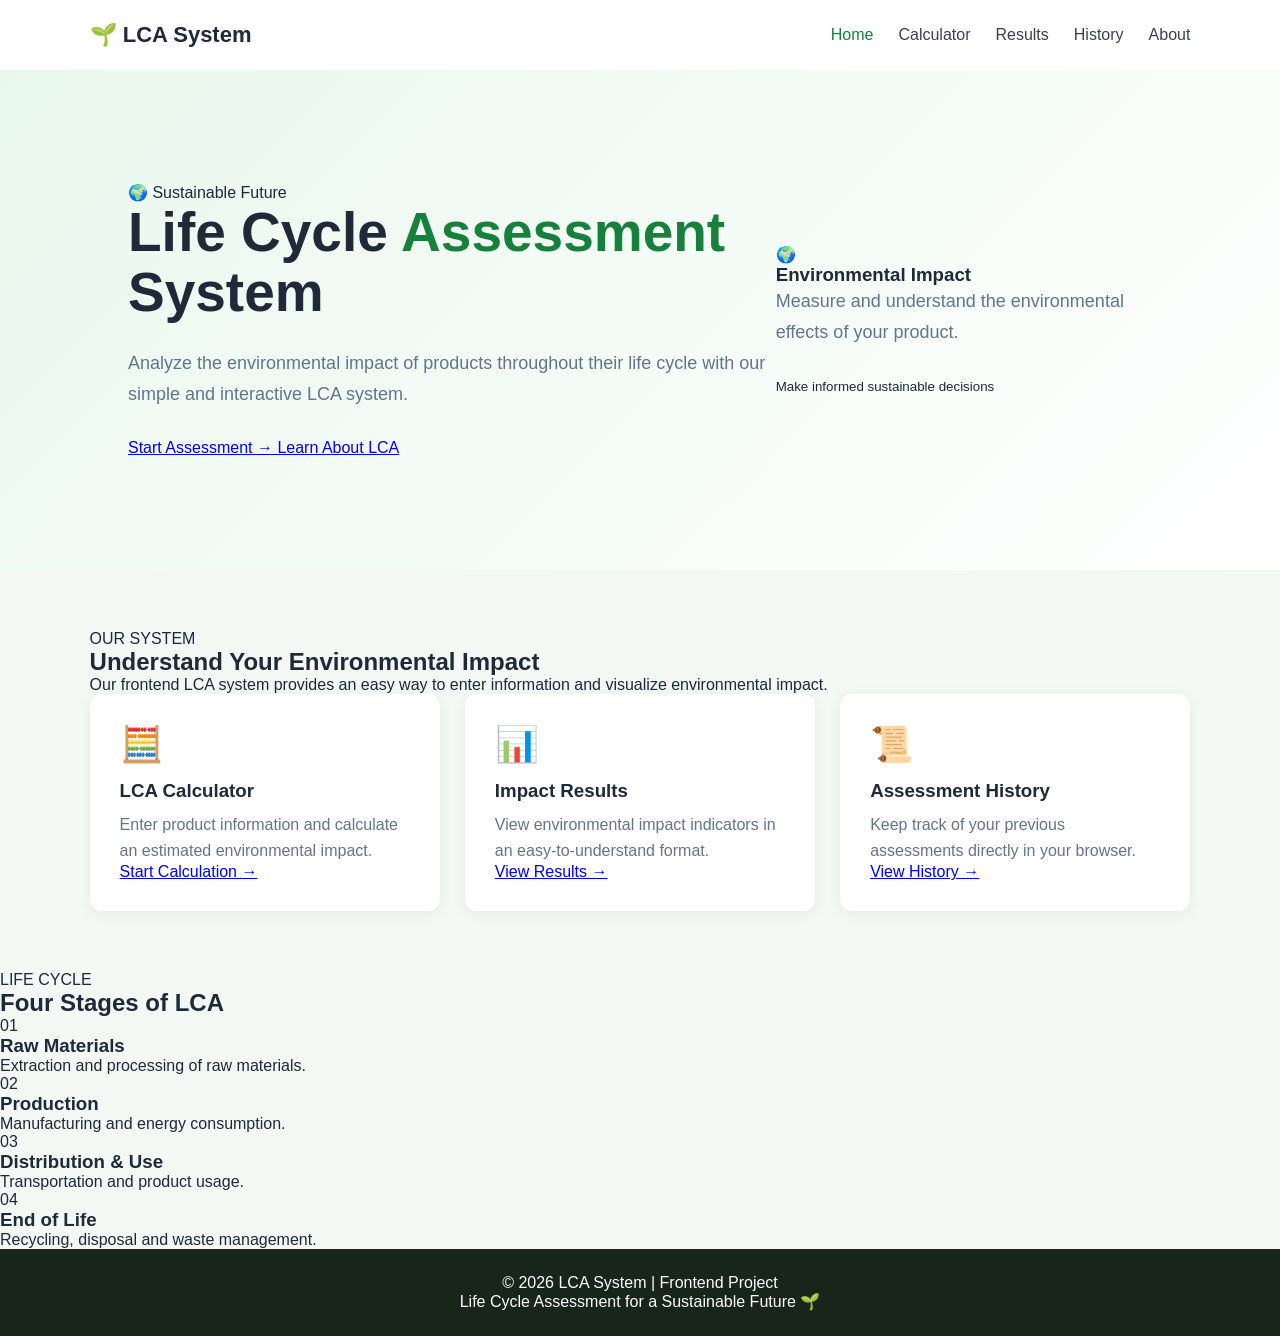
<file: index.html>
<!DOCTYPE html>
<html lang="en">
<head>
    <meta charset="UTF-8">
    <meta name="viewport" content="width=device-width, initial-scale=1.0">

    <title>LCA System | Life Cycle Assessment</title>

    <link rel="stylesheet" href="css/style.css">
</head>

<body>

    <!-- Navigation -->
    <header class="navbar">

        <div class="logo">
            🌱 LCA System
        </div>

        <nav>
            <a href="index.html" class="active">Home</a>
            <a href="calculator.html">Calculator</a>
            <a href="results.html">Results</a>
            <a href="history.html">History</a>
            <a href="about.html">About</a>
        </nav>

    </header>


    <!-- Hero Section -->
    <main>

        <section class="hero">

            <div class="hero-content">

                <span class="badge">
                    🌍 Sustainable Future
                </span>

                <h1>
                    Life Cycle
                    <span>Assessment</span>
                    System
                </h1>

                <p>
                    Analyze the environmental impact of products
                    throughout their life cycle with our simple
                    and interactive LCA system.
                </p>

                <div class="hero-buttons">

                    <a href="calculator.html" class="btn primary">
                        Start Assessment →
                    </a>

                    <a href="about.html" class="btn secondary">
                        Learn About LCA
                    </a>

                </div>

            </div>


            <div class="hero-card">

                <div class="earth-icon">
                    🌍
                </div>

                <h3>Environmental Impact</h3>

                <p>
                    Measure and understand the environmental
                    effects of your product.
                </p>

                <div class="impact-bar">
                    <div></div>
                </div>

                <small>
                    Make informed sustainable decisions
                </small>

            </div>

        </section>


        <!-- Features -->
        <section class="features">

            <div class="section-title">
                <span>OUR SYSTEM</span>

                <h2>
                    Understand Your Environmental Impact
                </h2>

                <p>
                    Our frontend LCA system provides an easy way
                    to enter information and visualize environmental
                    impact.
                </p>
            </div>


            <div class="feature-grid">

                <div class="feature-card">

                    <div class="feature-icon">
                        🧮
                    </div>

                    <h3>LCA Calculator</h3>

                    <p>
                        Enter product information and calculate
                        an estimated environmental impact.
                    </p>

                    <a href="calculator.html">
                        Start Calculation →
                    </a>

                </div>


                <div class="feature-card">

                    <div class="feature-icon">
                        📊
                    </div>

                    <h3>Impact Results</h3>

                    <p>
                        View environmental impact indicators
                        in an easy-to-understand format.
                    </p>

                    <a href="results.html">
                        View Results →
                    </a>

                </div>


                <div class="feature-card">

                    <div class="feature-icon">
                        📜
                    </div>

                    <h3>Assessment History</h3>

                    <p>
                        Keep track of your previous assessments
                        directly in your browser.
                    </p>

                    <a href="history.html">
                        View History →
                    </a>

                </div>

            </div>

        </section>


        <!-- LCA Stages -->
        <section class="stages">

            <div class="section-title">

                <span>LIFE CYCLE</span>

                <h2>
                    Four Stages of LCA
                </h2>

            </div>


            <div class="stage-grid">

                <div class="stage">
                    <div>01</div>
                    <h3>Raw Materials</h3>
                    <p>
                        Extraction and processing of
                        raw materials.
                    </p>
                </div>

                <div class="stage">
                    <div>02</div>
                    <h3>Production</h3>
                    <p>
                        Manufacturing and energy
                        consumption.
                    </p>
                </div>

                <div class="stage">
                    <div>03</div>
                    <h3>Distribution & Use</h3>
                    <p>
                        Transportation and product
                        usage.
                    </p>
                </div>

                <div class="stage">
                    <div>04</div>
                    <h3>End of Life</h3>
                    <p>
                        Recycling, disposal and
                        waste management.
                    </p>
                </div>

            </div>

        </section>

    </main>


    <!-- Footer -->
    <footer>

        <p>
            © 2026 LCA System | Frontend Project
        </p>

        <p>
            Life Cycle Assessment for a Sustainable Future 🌱
        </p>

    </footer>


    <script src="js/script.js"></script>

</body>
</html>
</file>
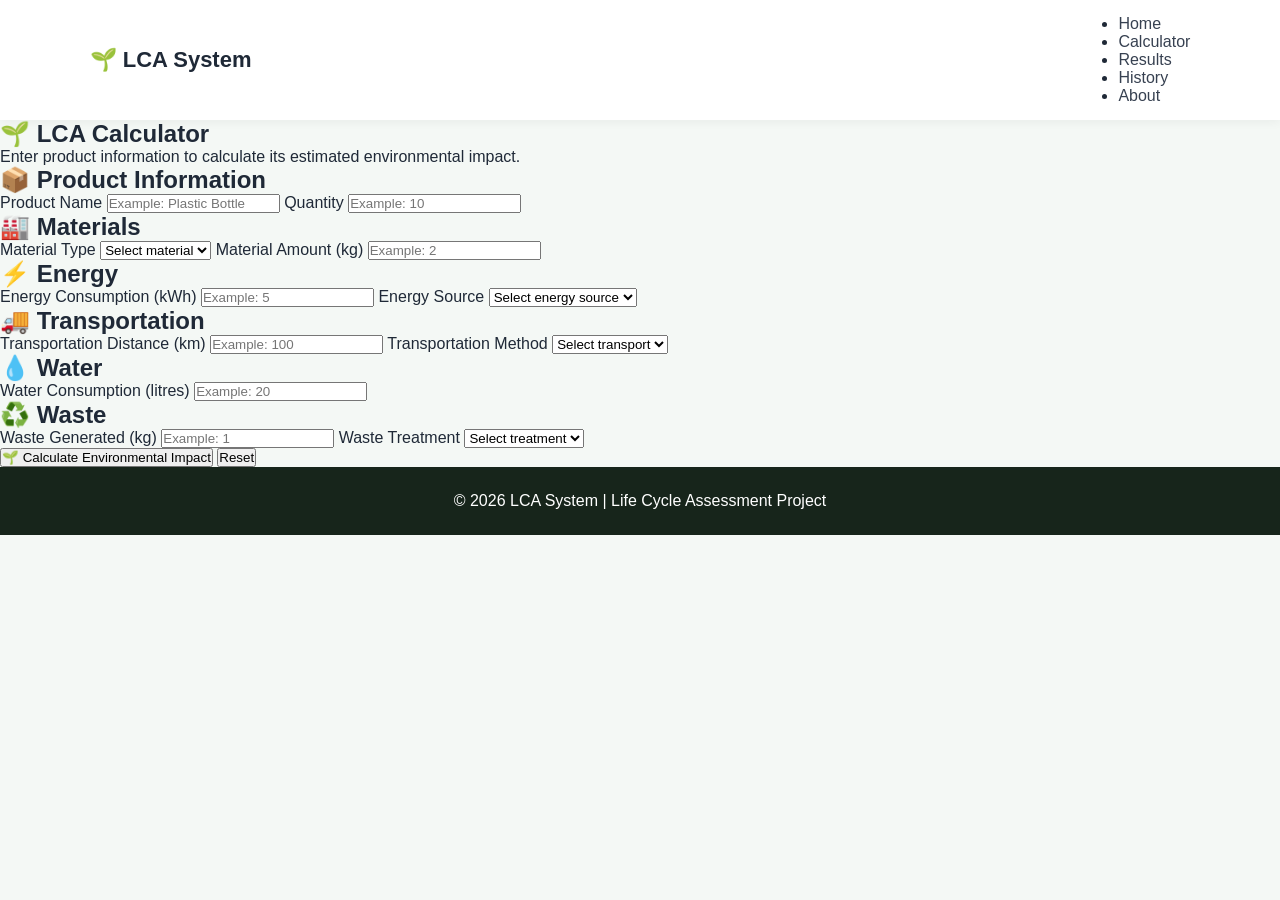
<file: calculator.html>
<!DOCTYPE html>
<html lang="en">
<head>
    <meta charset="UTF-8">
    <meta name="viewport" content="width=device-width, initial-scale=1.0">
    <title>LCA Calculator</title>

    <link rel="stylesheet" href="css/style.css">
</head>

<body>

<header>
    <nav class="navbar">
        <div class="logo">🌱 LCA System</div>

        <ul class="nav-links">
            <li><a href="index.html">Home</a></li>
            <li><a href="calculator.html">Calculator</a></li>
            <li><a href="results.html">Results</a></li>
            <li><a href="history.html">History</a></li>
            <li><a href="about.html">About</a></li>
        </ul>
    </nav>
</header>


<main class="calculator-container">

    <section class="page-header">
        <h1>🌱 LCA Calculator</h1>
        <p>Enter product information to calculate its estimated environmental impact.</p>
    </section>


    <form id="lcaForm">

        <!-- Product -->
        <div class="form-section">
            <h2>📦 Product Information</h2>

            <label for="productName">Product Name</label>
            <input
                type="text"
                id="productName"
                placeholder="Example: Plastic Bottle"
                required
            >

            <label for="quantity">Quantity</label>
            <input
                type="number"
                id="quantity"
                min="1"
                placeholder="Example: 10"
                required
            >
        </div>


        <!-- Materials -->
        <div class="form-section">
            <h2>🏭 Materials</h2>

            <label for="material">Material Type</label>

            <select id="material" required>
                <option value="">Select material</option>
                <option value="plastic">Plastic</option>
                <option value="aluminium">Aluminium</option>
                <option value="steel">Steel</option>
                <option value="glass">Glass</option>
                <option value="paper">Paper</option>
                <option value="wood">Wood</option>
            </select>


            <label for="materialAmount">
                Material Amount (kg)
            </label>

            <input
                type="number"
                id="materialAmount"
                min="0"
                step="0.01"
                placeholder="Example: 2"
                required
            >
        </div>


        <!-- Energy -->
        <div class="form-section">
            <h2>⚡ Energy</h2>

            <label for="energy">
                Energy Consumption (kWh)
            </label>

            <input
                type="number"
                id="energy"
                min="0"
                step="0.01"
                placeholder="Example: 5"
                required
            >


            <label for="energySource">
                Energy Source
            </label>

            <select id="energySource" required>
                <option value="">Select energy source</option>
                <option value="grid">Electric Grid</option>
                <option value="solar">Solar</option>
                <option value="wind">Wind</option>
                <option value="hydro">Hydro</option>
            </select>
        </div>


        <!-- Transportation -->
        <div class="form-section">
            <h2>🚚 Transportation</h2>

            <label for="distance">
                Transportation Distance (km)
            </label>

            <input
                type="number"
                id="distance"
                min="0"
                step="0.01"
                placeholder="Example: 100"
                required
            >


            <label for="transport">
                Transportation Method
            </label>

            <select id="transport" required>
                <option value="">Select transport</option>
                <option value="road">Road</option>
                <option value="rail">Rail</option>
                <option value="ship">Ship</option>
                <option value="air">Air</option>
            </select>
        </div>


        <!-- Water -->
        <div class="form-section">
            <h2>💧 Water</h2>

            <label for="water">
                Water Consumption (litres)
            </label>

            <input
                type="number"
                id="water"
                min="0"
                step="0.01"
                placeholder="Example: 20"
                required
            >
        </div>


        <!-- Waste -->
        <div class="form-section">
            <h2>♻️ Waste</h2>

            <label for="waste">
                Waste Generated (kg)
            </label>

            <input
                type="number"
                id="waste"
                min="0"
                step="0.01"
                placeholder="Example: 1"
                required
            >


            <label for="wasteTreatment">
                Waste Treatment
            </label>

            <select id="wasteTreatment" required>
                <option value="">Select treatment</option>
                <option value="recycle">Recycle</option>
                <option value="reuse">Reuse</option>
                <option value="landfill">Landfill</option>
                <option value="incineration">Incineration</option>
            </select>
        </div>


        <!-- Buttons -->
        <div class="form-buttons">

            <button
                type="submit"
                id="calculateBtn"
            >
                🌱 Calculate Environmental Impact
            </button>


            <button
                type="reset"
                id="resetBtn"
            >
                Reset
            </button>

        </div>

    </form>

</main>


<footer>
    <p>© 2026 LCA System | Life Cycle Assessment Project</p>
</footer>


<!-- =====================================================
     CALCULATION SCRIPT
     ===================================================== -->

<script>

document.getElementById("lcaForm").addEventListener("submit", function(event) {

    event.preventDefault();

    console.log("Calculate button clicked");


    // Get values
    const productName =
        document.getElementById("productName").value.trim();

    const quantity =
        Number(document.getElementById("quantity").value);

    const material =
        document.getElementById("material").value;

    const materialAmount =
        Number(document.getElementById("materialAmount").value);

    const energy =
        Number(document.getElementById("energy").value);

    const energySource =
        document.getElementById("energySource").value;

    const distance =
        Number(document.getElementById("distance").value);

    const transport =
        document.getElementById("transport").value;

    const water =
        Number(document.getElementById("water").value);

    const waste =
        Number(document.getElementById("waste").value);

    const wasteTreatment =
        document.getElementById("wasteTreatment").value;


    // Validate
    if (
        !productName ||
        !quantity ||
        !material ||
        !materialAmount ||
        !energySource ||
        !transport ||
        !wasteTreatment
    ) {

        alert("Please fill in all required fields.");

        return;
    }


    // Impact factors
    const materialFactors = {
        plastic: 3.0,
        aluminium: 8.5,
        steel: 2.0,
        glass: 1.2,
        paper: 1.0,
        wood: 0.5
    };


    const energyFactors = {
        grid: 0.7,
        solar: 0.05,
        wind: 0.03,
        hydro: 0.04
    };


    const transportFactors = {
        road: 0.00012,
        rail: 0.00004,
        ship: 0.00003,
        air: 0.00060
    };


    const wasteFactors = {
        recycle: 0.2,
        reuse: 0.1,
        landfill: 1.5,
        incineration: 1.2
    };


    // Calculate individual impacts
    const materialImpact =
        materialAmount * materialFactors[material];

    const energyImpact =
        energy * energyFactors[energySource];

    const transportImpact =
        distance * transportFactors[transport];

    const waterImpact =
        water * 0.0005;

    const wasteImpact =
        waste * wasteFactors[wasteTreatment];


    // Total
    const totalImpact =
        materialImpact +
        energyImpact +
        transportImpact +
        waterImpact +
        wasteImpact;


    // Environmental score
    let environmentalScore =
        100 - (totalImpact * 2);

    environmentalScore =
        Math.max(
            0,
            Math.min(100, environmentalScore)
        );


    // Category
    let category;

    if (totalImpact < 10) {

        category = "Low Impact";

    } else if (totalImpact < 25) {

        category = "Moderate Impact";

    } else if (totalImpact < 50) {

        category = "High Impact";

    } else {

        category = "Very High Impact";
    }


    // Create result object
    const result = {

        productName: productName,

        quantity: quantity,

        material: material,

        materialAmount: materialAmount,

        energy: energy,

        energySource: energySource,

        distance: distance,

        transport: transport,

        water: water,

        waste: waste,

        wasteTreatment: wasteTreatment,

        materialImpact: materialImpact,

        energyImpact: energyImpact,

        transportImpact: transportImpact,

        waterImpact: waterImpact,

        wasteImpact: wasteImpact,

        totalImpact: totalImpact,

        environmentalScore: environmentalScore,

        category: category,

        date: new Date().toLocaleString()

    };


    // Save latest result
    localStorage.setItem(
        "lcaLatestResult",
        JSON.stringify(result)
    );


    // Save history
    let history =
        JSON.parse(
            localStorage.getItem("lcaHistory")
        ) || [];

    history.push(result);

    localStorage.setItem(
        "lcaHistory",
        JSON.stringify(history)
    );


    console.log("LCA Result:", result);


    // Success message
    alert(
        "🌱 Calculation completed successfully!"
    );


    // Open Results page
    window.location.href = "results.html";

});

</script>

</body>
</html>
</file>
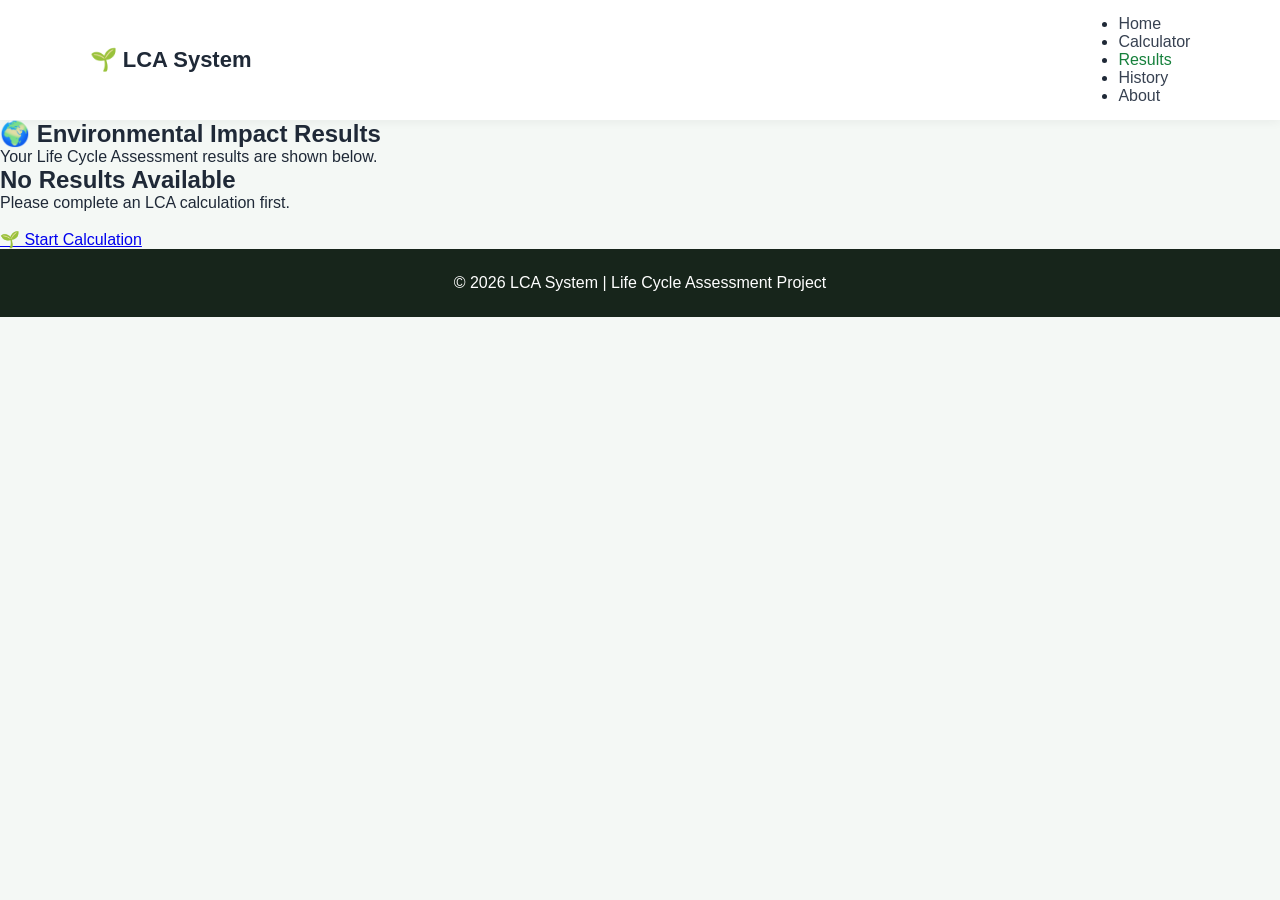
<file: results.html>
<!DOCTYPE html>
<html lang="en">

<head>
    <meta charset="UTF-8">
    <meta name="viewport" content="width=device-width, initial-scale=1.0">

    <title>LCA Results | LCA System</title>

    <link rel="stylesheet" href="css/style.css">
</head>

<body>

    <!-- =========================
         NAVIGATION
    ========================== -->

    <header>
        <nav class="navbar">

            <div class="logo">
                🌱 LCA System
            </div>

            <ul class="nav-links">
                <li>
                    <a href="index.html">Home</a>
                </li>

                <li>
                    <a href="calculator.html">Calculator</a>
                </li>

                <li>
                    <a href="results.html" class="active">Results</a>
                </li>

                <li>
                    <a href="history.html">History</a>
                </li>

                <li>
                    <a href="about.html">About</a>
                </li>
            </ul>

        </nav>
    </header>


    <!-- =========================
         MAIN CONTENT
    ========================== -->

    <main class="results-container">

        <!-- Page Header -->

        <section class="page-header">

            <h1>
                🌍 Environmental Impact Results
            </h1>

            <p>
                Your Life Cycle Assessment results are shown below.
            </p>

        </section>


        <!-- =========================
             NO RESULT MESSAGE
        ========================== -->

        <div
            id="noResult"
            class="result-card"
        >

            <h2>
                No Results Available
            </h2>

            <p>
                Please complete an LCA calculation first.
            </p>

            <br>

            <a
                href="calculator.html"
                class="btn"
            >
                🌱 Start Calculation
            </a>

        </div>


        <!-- =========================
             RESULTS SECTION
        ========================== -->

        <div
            id="resultsSection"
            style="display: none;"
        >


            <!-- =========================
                 PRODUCT INFORMATION
            ========================== -->

            <div class="result-card">

                <h2>
                    📦 Product Information
                </h2>

                <div class="result-grid">


                    <div>

                        <strong>
                            Product Name
                        </strong>

                        <p id="productName">
                            -
                        </p>

                    </div>


                    <div>

                        <strong>
                            Quantity
                        </strong>

                        <p id="quantity">
                            -
                        </p>

                    </div>


                    <div>

                        <strong>
                            Assessment Date
                        </strong>

                        <p id="date">
                            -
                        </p>

                    </div>


                </div>

            </div>


            <!-- =========================
                 OVERALL IMPACT
            ========================== -->

            <div class="result-card">

                <h2>
                    🌱 Overall Environmental Impact
                </h2>


                <div class="impact-box">

                    <h3>
                        Total Environmental Impact
                    </h3>

                    <div class="impact-value">

                        <span id="totalImpact">
                            0
                        </span>

                    </div>

                    <p>
                        Estimated impact value
                    </p>

                </div>


                <div class="score-box">

                    <h3>
                        Environmental Score
                    </h3>

                    <div class="score-value">

                        <span id="environmentalScore">
                            0
                        </span>

                        /100

                    </div>

                </div>


                <div class="category-box">

                    <h3>
                        Impact Category
                    </h3>

                    <p id="category">
                        -
                    </p>

                </div>

            </div>


            <!-- =========================
                 IMPACT BREAKDOWN
            ========================== -->

            <div class="result-card">

                <h2>
                    📊 Impact Breakdown
                </h2>


                <div class="result-grid">


                    <!-- Materials -->

                    <div class="impact-item">

                        <h3>
                            🏭 Materials
                        </h3>

                        <p id="materialImpact">
                            0
                        </p>

                    </div>


                    <!-- Energy -->

                    <div class="impact-item">

                        <h3>
                            ⚡ Energy
                        </h3>

                        <p id="energyImpact">
                            0
                        </p>

                    </div>


                    <!-- Transportation -->

                    <div class="impact-item">

                        <h3>
                            🚚 Transportation
                        </h3>

                        <p id="transportImpact">
                            0
                        </p>

                    </div>


                    <!-- Water -->

                    <div class="impact-item">

                        <h3>
                            💧 Water
                        </h3>

                        <p id="waterImpact">
                            0
                        </p>

                    </div>


                    <!-- Waste -->

                    <div class="impact-item">

                        <h3>
                            ♻️ Waste
                        </h3>

                        <p id="wasteImpact">
                            0
                        </p>

                    </div>


                </div>

            </div>


            <!-- =========================
                 ASSESSMENT DETAILS
            ========================== -->

            <div class="result-card">

                <h2>
                    📋 Assessment Details
                </h2>


                <div class="details">


                    <p>

                        <strong>
                            Material:
                        </strong>

                        <span id="material">
                            -
                        </span>

                    </p>


                    <p>

                        <strong>
                            Energy Source:
                        </strong>

                        <span id="energySource">
                            -
                        </span>

                    </p>


                    <p>

                        <strong>
                            Transportation:
                        </strong>

                        <span id="transport">
                            -
                        </span>

                    </p>


                    <p>

                        <strong>
                            Waste Treatment:
                        </strong>

                        <span id="wasteTreatment">
                            -
                        </span>

                    </p>


                </div>

            </div>


            <!-- =========================
                 ACTION BUTTONS
            ========================== -->

            <div class="result-actions">


                <a
                    href="calculator.html"
                    class="btn"
                >
                    🔄 New Assessment
                </a>


                <a
                    href="history.html"
                    class="btn"
                >
                    📜 View History
                </a>


                <button
                    onclick="window.print()"
                    class="btn"
                >
                    🖨️ Print Results
                </button>


            </div>


        </div>

    </main>


    <!-- =========================
         FOOTER
    ========================== -->

    <footer>

        <p>
            © 2026 LCA System |
            Life Cycle Assessment Project
        </p>

    </footer>


    <!-- =========================
         RESULTS JAVASCRIPT
    ========================== -->

    <script>

        document.addEventListener(
            "DOMContentLoaded",
            function () {


                /*
                 * Get saved calculation
                 */

                const savedResult =
                    localStorage.getItem(
                        "lcaLatestResult"
                    );


                /*
                 * If there is no calculation
                 */

                if (!savedResult) {

                    document.getElementById(
                        "noResult"
                    ).style.display = "block";


                    document.getElementById(
                        "resultsSection"
                    ).style.display = "none";


                    return;

                }


                /*
                 * Read saved result
                 */

                try {

                    const result =
                        JSON.parse(savedResult);


                    /*
                     * Hide "No Results"
                     */

                    document.getElementById(
                        "noResult"
                    ).style.display = "none";


                    /*
                     * Show Results
                     */

                    document.getElementById(
                        "resultsSection"
                    ).style.display = "block";


                    /*
                     * Product Information
                     */

                    document.getElementById(
                        "productName"
                    ).textContent =
                        result.productName || "-";


                    document.getElementById(
                        "quantity"
                    ).textContent =
                        result.quantity || "-";


                    document.getElementById(
                        "date"
                    ).textContent =
                        result.date ||
                        new Date().toLocaleString();


                    /*
                     * Overall Results
                     */

                    document.getElementById(
                        "totalImpact"
                    ).textContent =
                        Number(
                            result.totalImpact || 0
                        ).toFixed(2);


                    document.getElementById(
                        "environmentalScore"
                    ).textContent =
                        Number(
                            result.environmentalScore || 0
                        ).toFixed(1);


                    document.getElementById(
                        "category"
                    ).textContent =
                        result.category ||
                        "Not Available";


                    /*
                     * Impact Breakdown
                     */

                    document.getElementById(
                        "materialImpact"
                    ).textContent =
                        Number(
                            result.materialImpact || 0
                        ).toFixed(2);


                    document.getElementById(
                        "energyImpact"
                    ).textContent =
                        Number(
                            result.energyImpact || 0
                        ).toFixed(2);


                    document.getElementById(
                        "transportImpact"
                    ).textContent =
                        Number(
                            result.transportImpact || 0
                        ).toFixed(2);


                    document.getElementById(
                        "waterImpact"
                    ).textContent =
                        Number(
                            result.waterImpact || 0
                        ).toFixed(2);


                    document.getElementById(
                        "wasteImpact"
                    ).textContent =
                        Number(
                            result.wasteImpact || 0
                        ).toFixed(2);


                    /*
                     * Assessment Details
                     */

                    document.getElementById(
                        "material"
                    ).textContent =
                        formatMaterial(
                            result.material
                        );


                    document.getElementById(
                        "energySource"
                    ).textContent =
                        formatEnergySource(
                            result.energySource
                        );


                    document.getElementById(
                        "transport"
                    ).textContent =
                        formatTransport(
                            result.transport
                        );


                    document.getElementById(
                        "wasteTreatment"
                    ).textContent =
                        formatWasteTreatment(
                            result.wasteTreatment
                        );


                } catch (error) {

                    console.error(
                        "Error reading LCA result:",
                        error
                    );


                    document.getElementById(
                        "noResult"
                    ).style.display = "block";


                    document.getElementById(
                        "resultsSection"
                    ).style.display = "none";

                }

            }
        );


        /* =========================
           FORMAT MATERIAL
        ========================== */

        function formatMaterial(material) {

            const names = {

                plastic: "Plastic",

                aluminium: "Aluminium",

                steel: "Steel",

                glass: "Glass",

                paper: "Paper",

                wood: "Wood"

            };


            return names[material] ||
                   material ||
                   "-";

        }


        /* =========================
           FORMAT ENERGY
        ========================== */

        function formatEnergySource(source) {

            const names = {

                grid: "Electric Grid",

                solar: "Solar Energy",

                wind: "Wind Energy",

                hydro: "Hydropower"

            };


            return names[source] ||
                   source ||
                   "-";

        }


        /* =========================
           FORMAT TRANSPORT
        ========================== */

        function formatTransport(transport) {

            const names = {

                road: "Road",

                rail: "Rail",

                ship: "Ship",

                air: "Air"

            };


            return names[transport] ||
                   transport ||
                   "-";

        }


        /* =========================
           FORMAT WASTE
        ========================== */

        function formatWasteTreatment(treatment) {

            const names = {

                recycle: "Recycling",

                reuse: "Reuse",

                landfill: "Landfill",

                incineration: "Incineration"

            };


            return names[treatment] ||
                   treatment ||
                   "-";

        }

    </script>

</body>

</html>
</file>
<file: css/style.css>
* {
    margin: 0;
    padding: 0;
    box-sizing: border-box;
}

body {
    font-family: Arial, sans-serif;
    background: #f4f8f5;
    color: #1f2937;
}


/* =========================
   NAVIGATION
========================= */

.navbar {
    min-height: 70px;
    background: white;

    display: flex;
    align-items: center;
    justify-content: space-between;

    padding: 15px 7%;

    box-shadow: 0 2px 10px rgba(0, 0, 0, 0.05);
}

.logo {
    font-size: 22px;
    font-weight: bold;
}

.navbar nav {
    display: flex;
    gap: 25px;
}

.navbar a {
    text-decoration: none;
    color: #374151;
    font-weight: 500;
}

.navbar a:hover,
.navbar a.active {
    color: #16803c;
}


/* =========================
   HERO
========================= */

.hero {
    min-height: 500px;

    display: flex;
    align-items: center;

    padding: 70px 10%;

    background: linear-gradient(
        135deg,
        #e9f8ed,
        #ffffff
    );
}

.hero-content {
    max-width: 700px;
}

.small-title {
    color: #16803c;

    font-weight: bold;

    letter-spacing: 2px;

    margin-bottom: 15px;
}

.hero h1 {
    font-size: 55px;

    line-height: 1.1;

    margin-bottom: 25px;
}

.hero h1 span {
    color: #16803c;
}

.hero p {
    font-size: 18px;

    line-height: 1.7;

    color: #64748b;

    margin-bottom: 30px;
}


/* BUTTON */

.primary-button {
    display: inline-block;

    background: #16803c;

    color: white;

    padding: 15px 28px;

    border-radius: 8px;

    text-decoration: none;

    font-weight: bold;
}

.primary-button:hover {
    background: #10632e;
}


/* =========================
   STATISTICS
========================= */

.stats {
    display: grid;

    grid-template-columns:
        repeat(4, 1fr);

    gap: 20px;

    padding: 50px 7%;
}

.stat-card {
    background: white;

    padding: 25px;

    border-radius: 12px;

    box-shadow:
        0 3px 15px
        rgba(0, 0, 0, 0.06);
}

.stat-icon {
    font-size: 30px;

    margin-bottom: 15px;
}

.stat-card h3 {
    color: #64748b;

    font-size: 15px;
}

.stat-card p {
    font-size: 28px;

    font-weight: bold;

    margin-top: 8px;
}


/* =========================
   FEATURES
========================= */

.features {
    padding: 60px 7%;
}

.section-heading {
    text-align: center;

    margin-bottom: 40px;
}

.section-heading h2 {
    font-size: 35px;

    margin-bottom: 10px;
}

.section-heading p:last-child {
    color: #64748b;
}

.feature-grid {
    display: grid;

    grid-template-columns:
        repeat(3, 1fr);

    gap: 25px;
}

.feature-card {
    background: white;

    padding: 30px;

    border-radius: 12px;

    box-shadow:
        0 3px 15px
        rgba(0, 0, 0, 0.06);
}

.feature-icon {
    font-size: 35px;

    margin-bottom: 15px;
}

.feature-card h3 {
    margin-bottom: 10px;
}

.feature-card p {
    color: #64748b;

    line-height: 1.6;
}


/* =========================
   FOOTER
========================= */

footer {
    text-align: center;

    padding: 25px;

    background: #17251b;

    color: white;
}


/* =========================
   RESPONSIVE DESIGN
========================= */

@media (max-width: 800px) {

    .navbar {
        flex-direction: column;

        gap: 15px;
    }

    .navbar nav {
        flex-wrap: wrap;

        justify-content: center;
    }

    .hero h1 {
        font-size: 40px;
    }

    .stats {
        grid-template-columns:
            repeat(2, 1fr);
    }

    .feature-grid {
        grid-template-columns: 1fr;
    }
}


@media (max-width: 500px) {

    .stats {
        grid-template-columns: 1fr;
    }

    .hero {
        padding: 50px 7%;
    }

    .hero h1 {
        font-size: 34px;
    }

}
</file>
